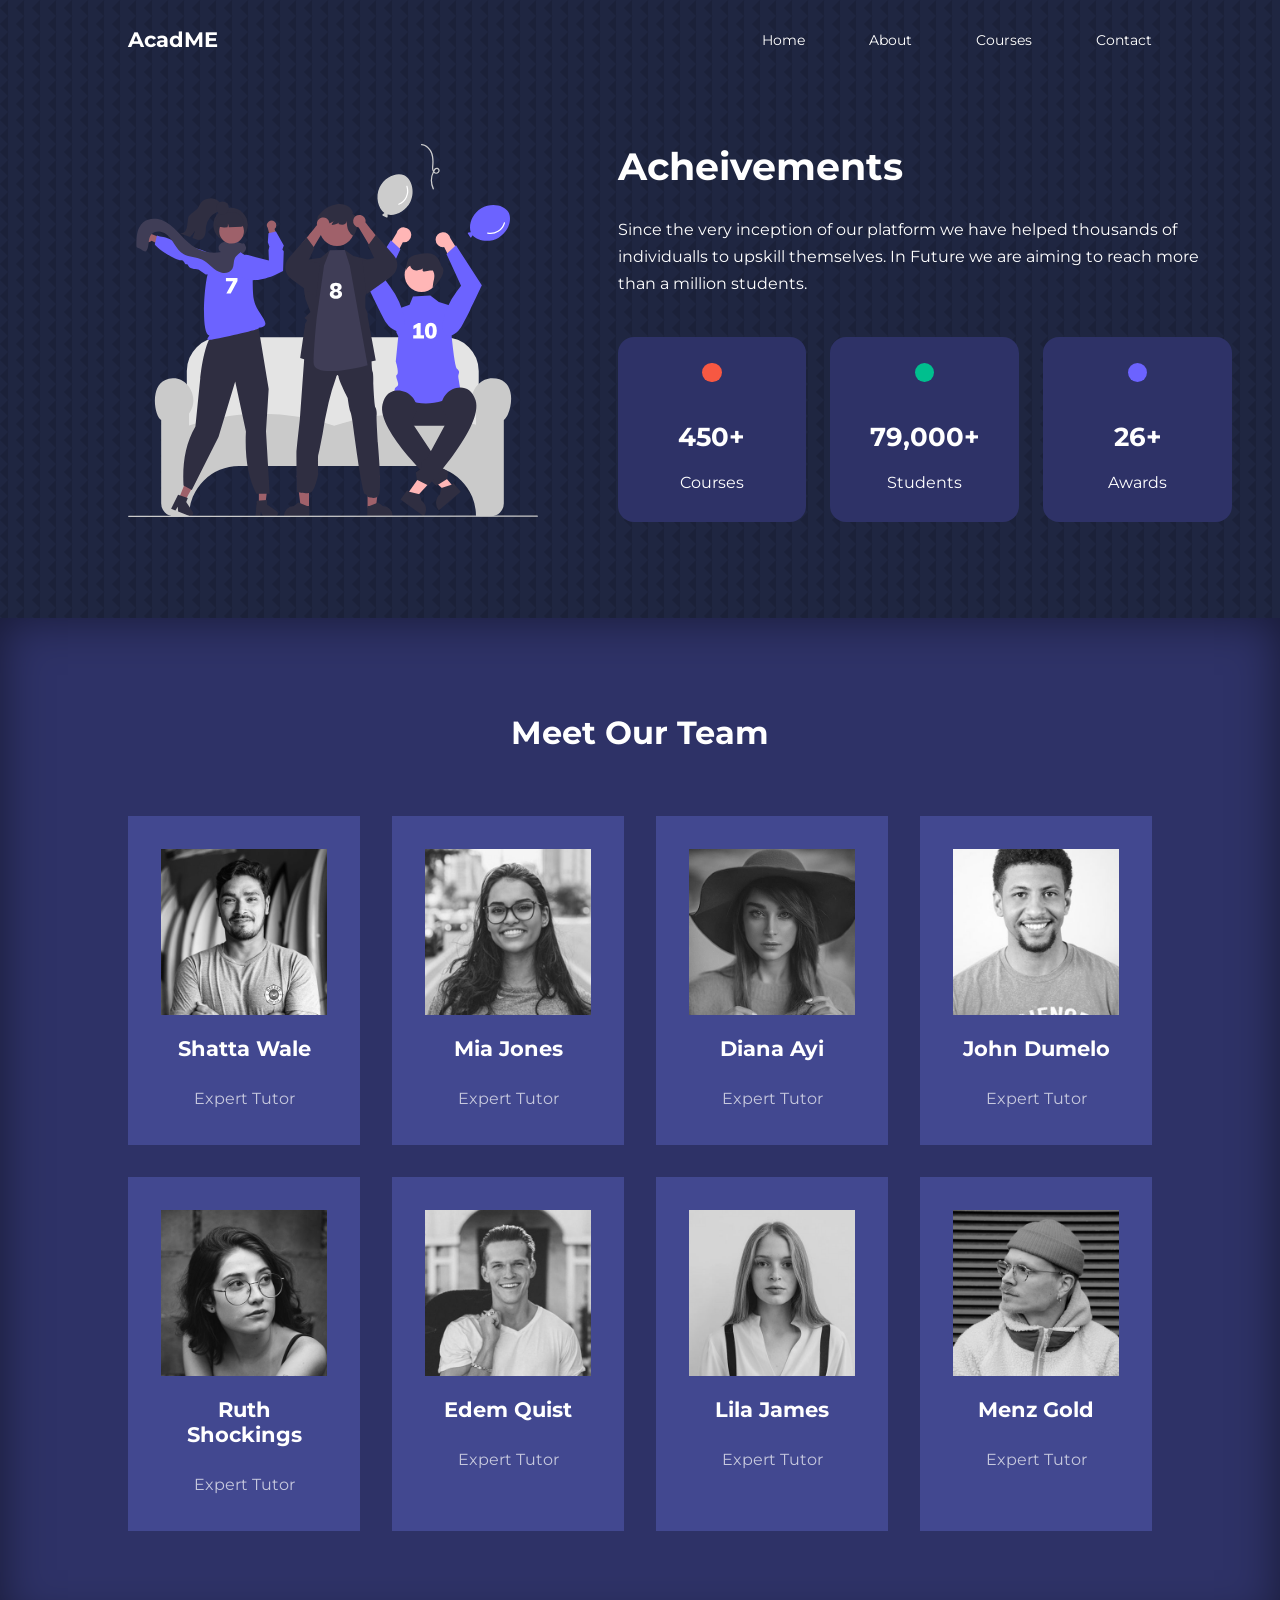
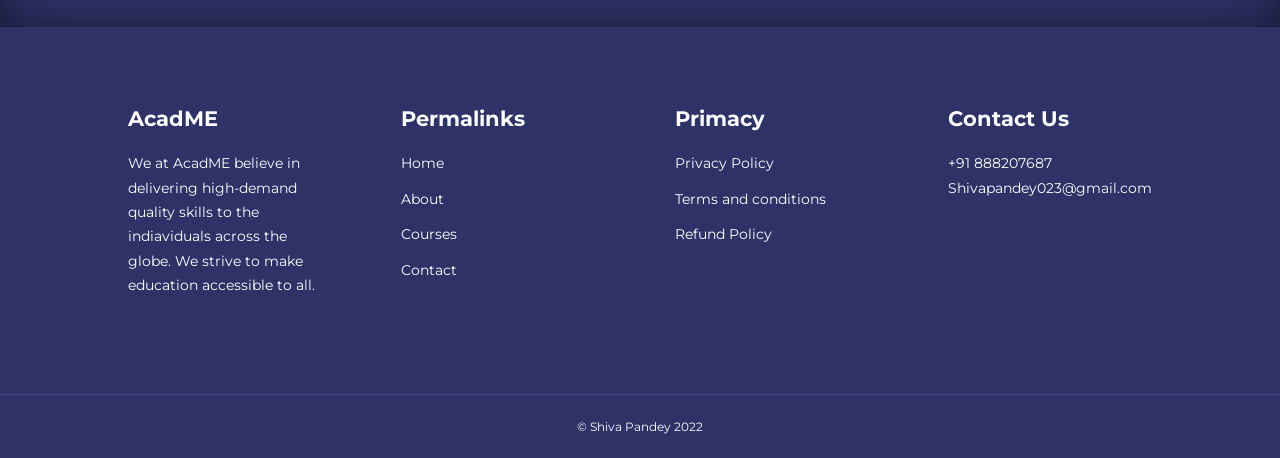
<file: about.html>
<!DOCTYPE html>
<html lang="en">
<head>
    <meta charset="UTF-8">
    <meta http-equiv="X-UA-Compatible" content="IE=edge">
    <meta name="viewport" content="width=device-width, initial-scale=1.0">
    <title>AcadME</title>

    <!-- ICONSCOUT CDN -->
    <link rel="stylesheet" href="https://unicons.iconscout.com/release/v2.1.6/css/unicons.css">

    <!-- GOOGLE FONTS (MONTSERRAT) -->
    <link rel="preconnect" href="https://fonts.googleapis.com">
    <link rel="preconnect" href="https://fonts.gstatic.com" crossorigin>
    <link href="https://fonts.googleapis.com/css2?family=Montserrat:wght@300;400;500;600;700;800;900&display=swap" rel="stylesheet">

    <link rel="stylesheet" href="./css/style.css">
    <link rel="stylesheet" href="./css/about.css">

    <style>
        body { background-image: url("./images/bg-texture.png") }
    </style>
</head>
<body>
    <nav>
        <div class="container nav__container">
            <a href="index.html"><h4>AcadME</h4></a>
            <ul class="nav__menu">
                <li><a href="index.html">Home</a></li>
                <li><a href="about.html">About</a></li>
                <li><a href="courses.html">Courses</a></li>
                <li><a href="contact.html">Contact</a></li>
            </ul>
            <button id="open-menu-btn"><i class="uil uil-bars"></i></button>
            <button id="close-menu-btn"><i class="uil uil-multiply"></i></button>
        </div>
    </nav>
    <!--========================== END OF NAVBAR ============================-->






    <section class="about__achievements">
        <div class="container about__achievements-container">
            <div class="about__achievements-left">
                <img src="./images/about achievements.svg">
            </div>

            <div class="about__achievements-right">
                <h1>Acheivements</h1>
                <p>
                    Since the very inception of our platform we have helped thousands of individualls to upskill themselves. In Future we are aiming to reach more than a million students.
                </p>
                <div class="achievements__cards">
                    <article class="achievement__card">
                        <span class="achievement__icon">
                            <i class="uil uil-video"></i>
                        </span>
                        <h3>450+</h3>
                        <p>Courses</p>
                    </article>
                    
                    <article class="achievement__card">
                        <span class="achievement__icon">
                            <i class="uil uil-users-alt"></i>
                        </span>
                        <h3>79,000+</h3>
                        <p>Students</p>
                    </article>

                    <article class="achievement__card">
                        <span class="achievement__icon">
                            <i class="uil uil-trophy"></i>
                        </span>
                        <h3>26+</h3>
                        <p>Awards</p>
                    </article>

                </div>
            </div>
        </div>
    </section>
    <!--========================== END OF ACHIEVEMENTS ============================-->








    <section class="team">
    <h2>Meet Our Team</h2>
    <div class="container team__container">
        <article class="team__member">
        <div class="team__member-image">
            <img src="./images/tm1.jpg">
        </div>
        <div class="team__member-info">
            <h4>Shatta Wale</h4>
            <p>Expert Tutor</p>
        </div>
        <div class="team__member-socials">
            <a href="https://instagram.com"><i class="uil uil-instagram"></i></a>
            <a href="https://twitter.com"><i class="uil uil-twitter-alt"></i></a>
            <a href="https://linkedin.com"><i class="uil uil-linkedin-alt"></i></a>
        </div>
        </article>
        
        <article class="team__member">
        <div class="team__member-image">
            <img src="./images/tm2.jpg">
        </div>
        <div class="team__member-info">
            <h4>Mia Jones</h4>
            <p>Expert Tutor</p>
        </div>
        <div class="team__member-socials">
            <a href="https://instagram.com"><i class="uil uil-instagram"></i></a>
            <a href="https://twitter.com"><i class="uil uil-twitter-alt"></i></a>
            <a href="https://linkedin.com"><i class="uil uil-linkedin-alt"></i></a>
        </div>
        </article>
        

        <article class="team__member">
        <div class="team__member-image">
            <img src="./images/tm3.jpg">
        </div>
        <div class="team__member-info">
            <h4>Diana Ayi</h4>
            <p>Expert Tutor</p>
        </div>
        <div class="team__member-socials">
            <a href="https://instagram.com"><i class="uil uil-instagram"></i></a>
            <a href="https://twitter.com"><i class="uil uil-twitter-alt"></i></a>
            <a href="https://linkedin.com"><i class="uil uil-linkedin-alt"></i></a>
        </div>
        </article>
        

        <article class="team__member">
        <div class="team__member-image">
            <img src="./images/tm4.jpg">
        </div>
        <div class="team__member-info">
            <h4>John Dumelo</h4>
            <p>Expert Tutor</p>
        </div>
        <div class="team__member-socials">
            <a href="https://instagram.com"><i class="uil uil-instagram"></i></a>
            <a href="https://twitter.com"><i class="uil uil-twitter-alt"></i></a>
            <a href="https://linkedin.com"><i class="uil uil-linkedin-alt"></i></a>
        </div>
        </article>
        

        <article class="team__member">
        <div class="team__member-image">
            <img src="./images/tm5.jpg">
        </div>
        <div class="team__member-info">
            <h4>Ruth Shockings</h4>
            <p>Expert Tutor</p>
        </div>
        <div class="team__member-socials">
            <a href="https://instagram.com"><i class="uil uil-instagram"></i></a>
            <a href="https://twitter.com"><i class="uil uil-twitter-alt"></i></a>
            <a href="https://linkedin.com"><i class="uil uil-linkedin-alt"></i></a>
        </div>
        </article>
        

        <article class="team__member">
        <div class="team__member-image">
            <img src="./images/tm6.jpg">
        </div>
        <div class="team__member-info">
            <h4>Edem Quist</h4>
            <p>Expert Tutor</p>
        </div>
        <div class="team__member-socials">
            <a href="https://instagram.com"><i class="uil uil-instagram"></i></a>
            <a href="https://twitter.com"><i class="uil uil-twitter-alt"></i></a>
            <a href="https://linkedin.com"><i class="uil uil-linkedin-alt"></i></a>
        </div>
        </article>
        

        <article class="team__member">
        <div class="team__member-image">
            <img src="./images/tm7.jpg">
        </div>
        <div class="team__member-info">
            <h4>Lila James</h4>
            <p>Expert Tutor</p>
        </div>
        <div class="team__member-socials">
            <a href="https://instagram.com"><i class="uil uil-instagram"></i></a>
            <a href="https://twitter.com"><i class="uil uil-twitter-alt"></i></a>
            <a href="https://linkedin.com"><i class="uil uil-linkedin-alt"></i></a>
        </div>
        </article>
        

        <article class="team__member">
        <div class="team__member-image">
            <img src="./images/tm8.jpg">
        </div>
        <div class="team__member-info">
            <h4>Menz Gold</h4>
            <p>Expert Tutor</p>
        </div>
        <div class="team__member-socials">
            <a href="https://instagram.com"><i class="uil uil-instagram"></i></a>
            <a href="https://twitter.com"><i class="uil uil-twitter-alt"></i></a>
            <a href="https://linkedin.com"><i class="uil uil-linkedin-alt"></i></a>
        </div>
        </article>
        </div>
    </section>
    <!--========================== END OF TEAM ============================-->


    


    

    <footer>
        <div class="container footer__container">
          <div class="footer__1">
            <a href="index.html" class="footer__logo"><h4>AcadME</h4></a>
            <p>
                We at AcadME believe in delivering high-demand  quality skills to the indiaviduals across the globe. We strive to make education accessible to all.
            </p>
          </div>
  
          <div class="footer__2">
            <h4>Permalinks</h4>
            <ul class="permalinks">
              <li><a href="index.html">Home</a></li>
              <li><a href="about.html">About</a></li>
              <li><a href="courses.html">Courses</a></li>
              <li><a href="contact.html">Contact</a></li>
            </ul>
          </div>
  
          <div class="footer__3">
            <h4>Primacy</h4>
            <ul class="privacy">
              <li><a href="#">Privacy Policy</a></li>
              <li><a href="#">Terms and conditions</a></li>
              <li><a href="#">Refund Policy</a></li>
            </ul>
          </div>
  
          <div class="footer__4">
            <h4>Contact Us</h4>
            <div>
              <p>+91 888207687</p>
              <p>Shivapandey023@gmail.com</p>
            </div>
  
            <ul class="footer__socials">
              <li>
                <a href="#"><i class="uil uil-facebook-f"></i></a>
              </li>
              <li>
                <a href="#"><i class="uil uil-instagram-alt"></i></a>
              </li>
              <li>
                <a href="#"><i class="uil uil-twitter"></i></a>
              </li>
              <li>
                <a href="#"><i class="uil uil-linkedin-alt"></i></a>
              </li>
            </ul>
          </div>
        </div>
        <div class="footer__copyright">
            <small>© Shiva Pandey 2022</small>
        </div>
      </footer>


      <script src="./main.js"></script>
</body>
</html>
</file>
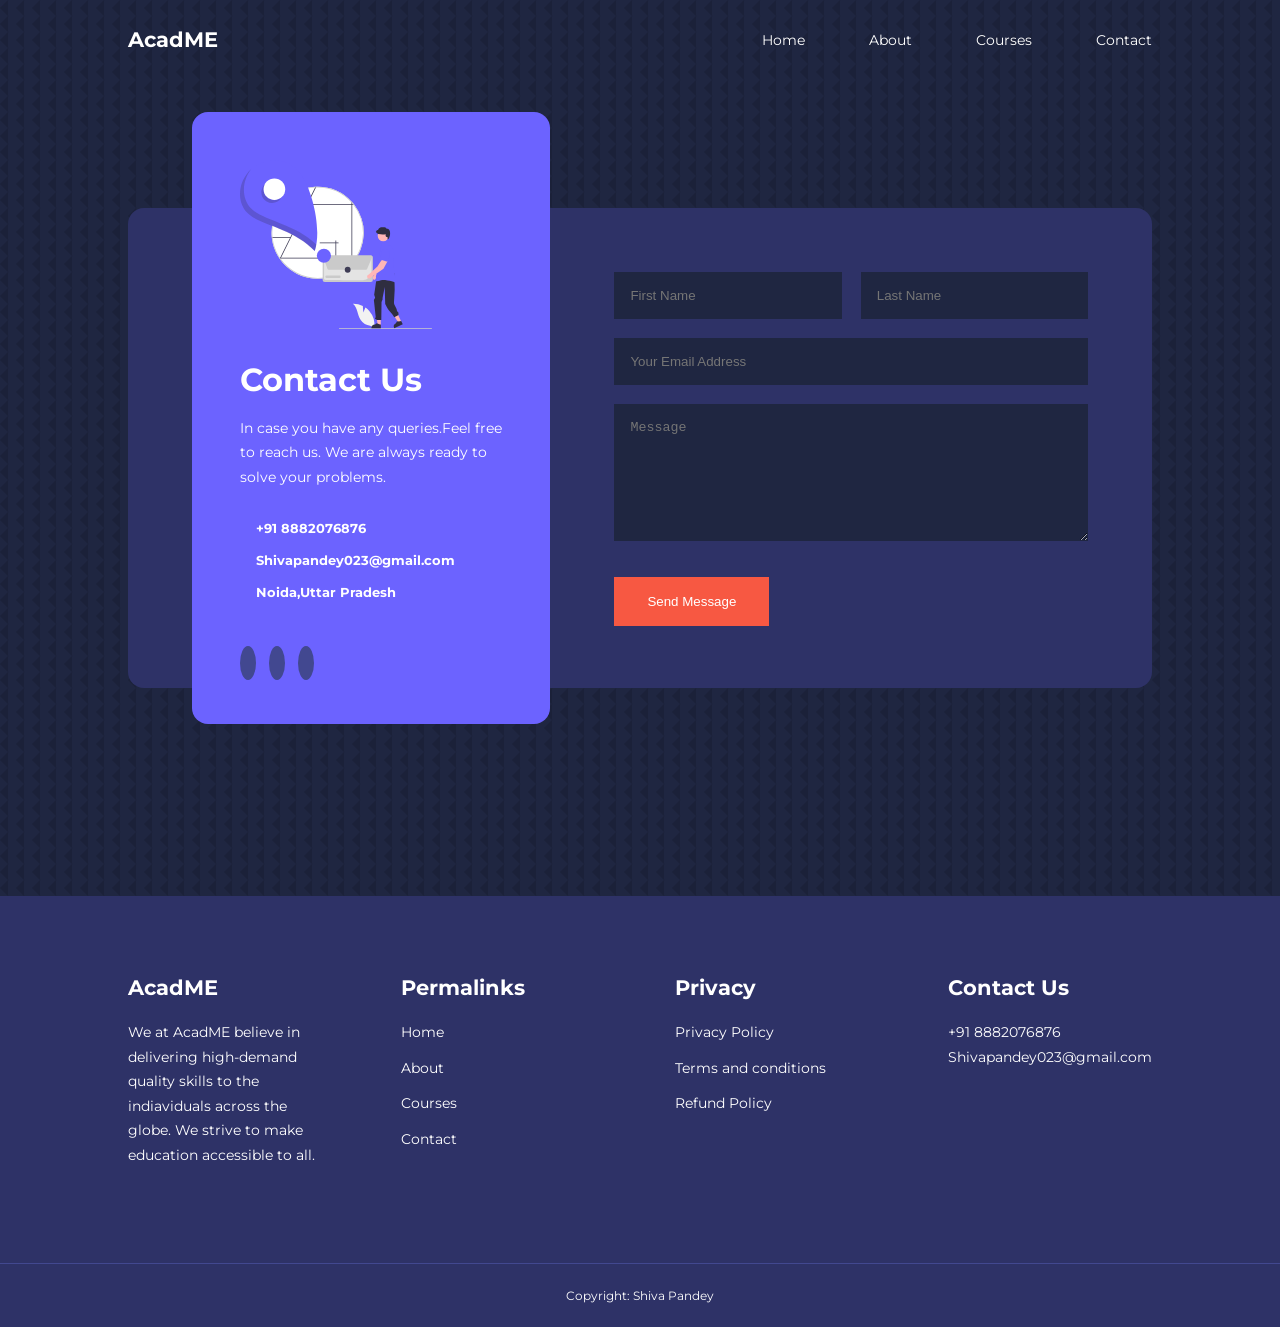
<file: contact.html>
<!DOCTYPE html>
<html lang="en">
<head>
    <meta charset="UTF-8">
    <meta http-equiv="X-UA-Compatible" content="IE=edge">
    <meta name="viewport" content="width=device-width, initial-scale=1.0">
    <title>AcadME</title>

    <!-- ICONSCOUT CDN -->
    <link rel="stylesheet" href="https://unicons.iconscout.com/release/v2.1.6/css/unicons.css">

    <!-- GOOGLE FONTS (MONTSERRAT) -->
    <link rel="preconnect" href="https://fonts.googleapis.com">
    <link rel="preconnect" href="https://fonts.gstatic.com" crossorigin>
    <link href="https://fonts.googleapis.com/css2?family=Montserrat:wght@300;400;500;600;700;800;900&display=swap" rel="stylesheet">

    <link rel="stylesheet" href="./css/style.css">
    <link rel="stylesheet" href="./css/contact.css">

    <style>
        body { background-image: url("./images/bg-texture.png") }
    </style>
</head>
<body>
    <nav>
        <div class="container nav__container">
            <a href="index.html"><h4>AcadME</h4></a>
            <ul class="nav__menu">
                <li><a href="index.html">Home</a></li>
                <li><a href="about.html">About</a></li>
                <li><a href="courses.html">Courses</a></li>
                <li><a href="contact.html">Contact</a></li>
            </ul>
            <button id="open-menu-btn"><i class="uil uil-bars"></i></button>
            <button id="close-menu-btn"><i class="uil uil-multiply"></i></button>
        </div>
    </nav>
    <!--========================== END OF NAVBAR ============================-->









    <section class="contact">
        <div class="container contact__container">
        <aside class="contact__aside">
            <div class="aside__image">
                <img src="./images/contact.svg">
            </div>
            <h2>Contact Us</h2>
            <p>
                In case you have any queries.Feel free to reach us. We are always ready to solve your problems. 
            </p>
            <ul class="contact__details">
                <li>
                <i class="uil uil-phone-times"></i>
                <h5>+91 8882076876</h5>
                </li>
                <li>
                <i class="uil uil-envelope"></i>
                <h5>Shivapandey023@gmail.com</h5>
                </li>
                <li>
                <i class="uil uil-location-point"></i>
                <h5>Noida,Uttar Pradesh</h5>
                </li>
            </ul>
            <ul class="contact__socials">
                <li> <a href="https://www.instagram.com/shiva.pandey.2k/"><i class="uil uil-instagram"></i></a> </li>
                <li> <a href="https://github.com/N04H023"><i class="uil uil-github"></i></a> </li>
                <li> <a href="https://www.linkedin.com/in/shiva-pandey-765968182/"><i class="uil uil-linkedin-alt"></i></a> </li>
            </ul>
            </aside>




            <form action="https://formspree.io/f/xeqnevgj" method="POST" class="contact__form">
                <div class="form__name">
                    <input type="text" name="First Name" placeholder="First Name" required>
                    <input type="text" name="Last Name" placeholder="Last Name" required>
                </div>
                <input type="email" name="Email Address" placeholder="Your Email Address" required>
                <textarea name="Message"  rows="7" placeholder="Message" required></textarea>
                <button type="submit" class="btn btn-primary">Send Message</button>
            </form>
        </div>
    </section>








    

    <footer>
        <div class="container footer__container">
          <div class="footer__1">
            <a href="index.html" class="footer__logo"><h4>AcadME</h4></a>
            <p>
              We at AcadME believe in delivering high-demand  quality skills to the indiaviduals across the globe. We strive to make education accessible to all.
            </p>
          </div>
  
          <div class="footer__2">
            <h4>Permalinks</h4>
            <ul class="permalinks">
              <li><a href="index.html">Home</a></li>
              <li><a href="about.html">About</a></li>
              <li><a href="courses.html">Courses</a></li>
              <li><a href="contact.html">Contact</a></li>
            </ul>
          </div>
  
          <div class="footer__3">
            <h4>Privacy</h4>
            <ul class="privacy">
              <li><a href="#">Privacy Policy</a></li>
              <li><a href="#">Terms and conditions</a></li>
              <li><a href="#">Refund Policy</a></li>
            </ul>
          </div>
  
          <div class="footer__4">
            <h4>Contact Us</h4>
            <div>
              <p>+91 8882076876</p>
              <p>Shivapandey023@gmail.com</p>
            </div>
  
            <ul class="footer__socials">
               <li>
                <a href="#"><i class="uil uil-instagram-alt"></i></a>
              </li>
              <li>
                <a href="#"><i class="uil uil-github"></i></a>
              </li>
              <li>
                <a href="#"><i class="uil uil-linkedin-alt"></i></a>
              </li>
            </ul>
          </div>
        </div>
        <div class="footer__copyright">
            <small>Copyright: Shiva Pandey</small>
        </div>
      </footer>


      <script src="./main.js"></script>
</body>
</html>
</file>
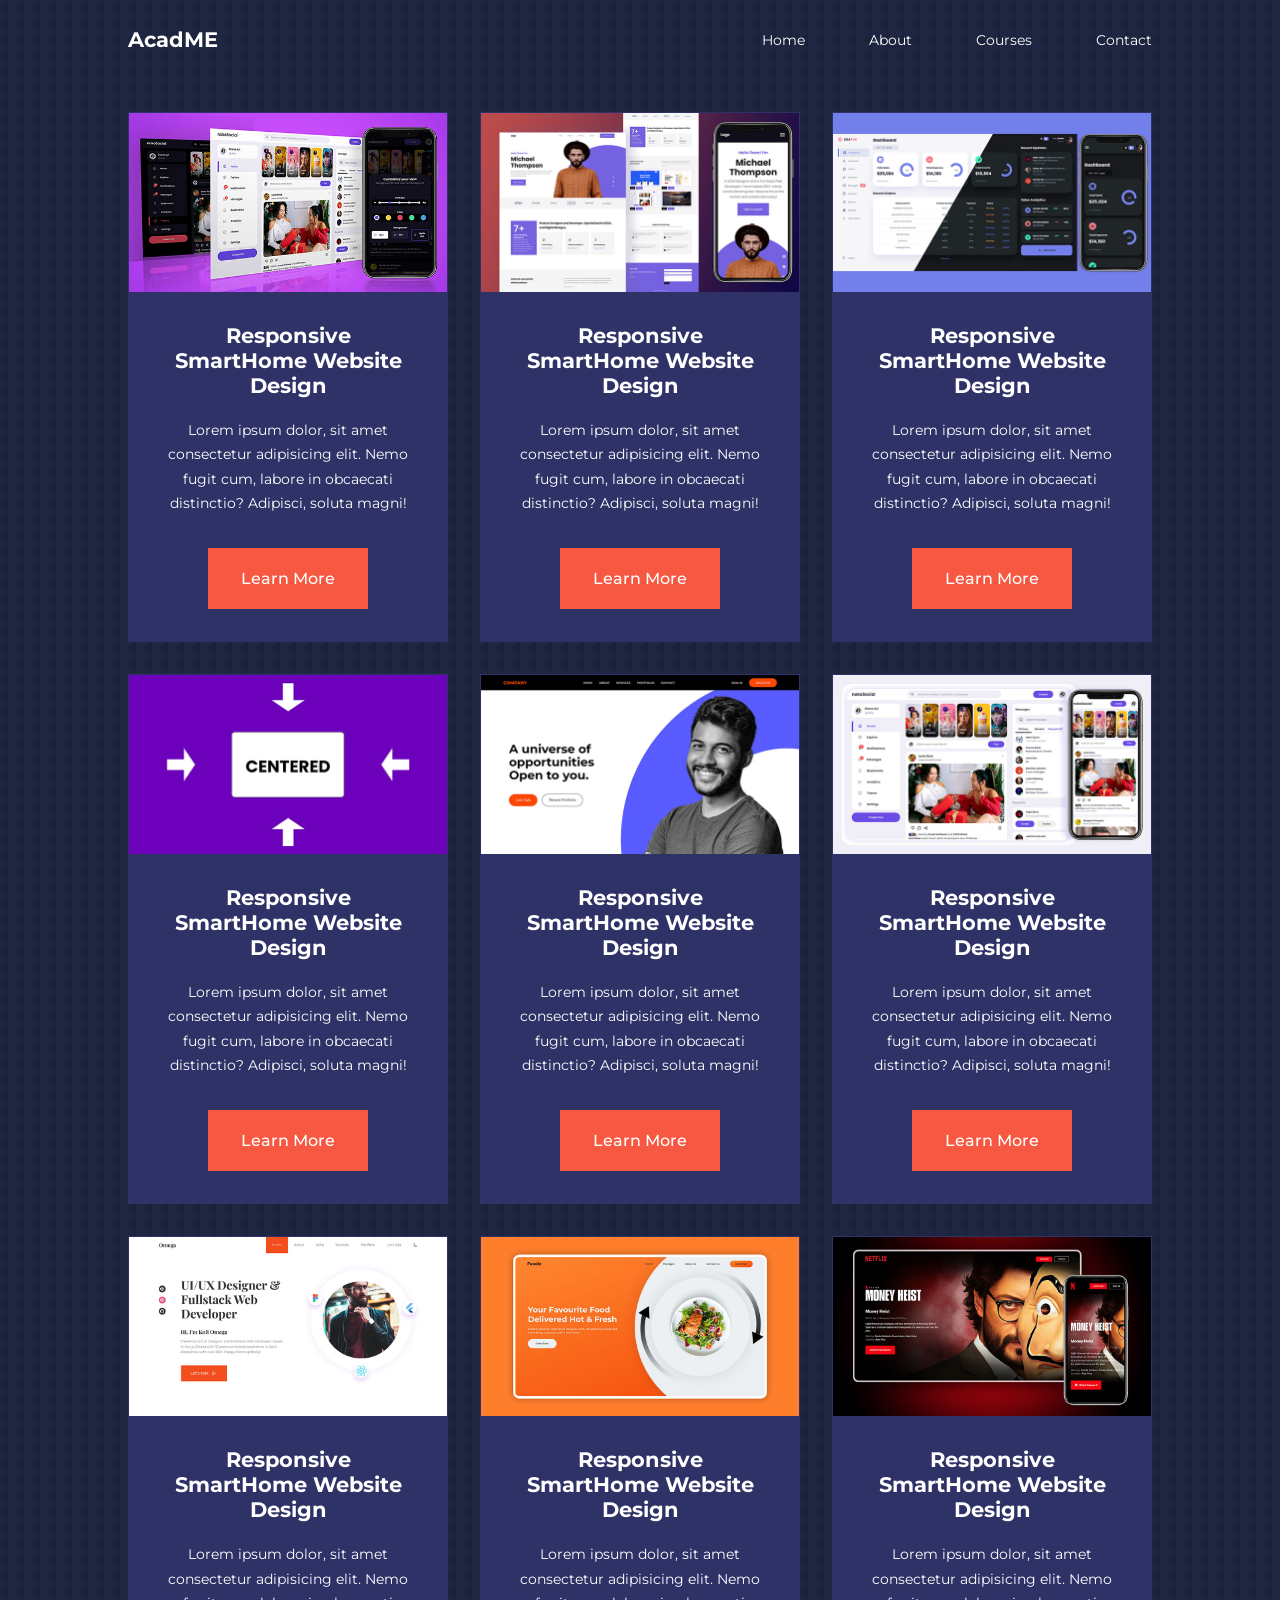
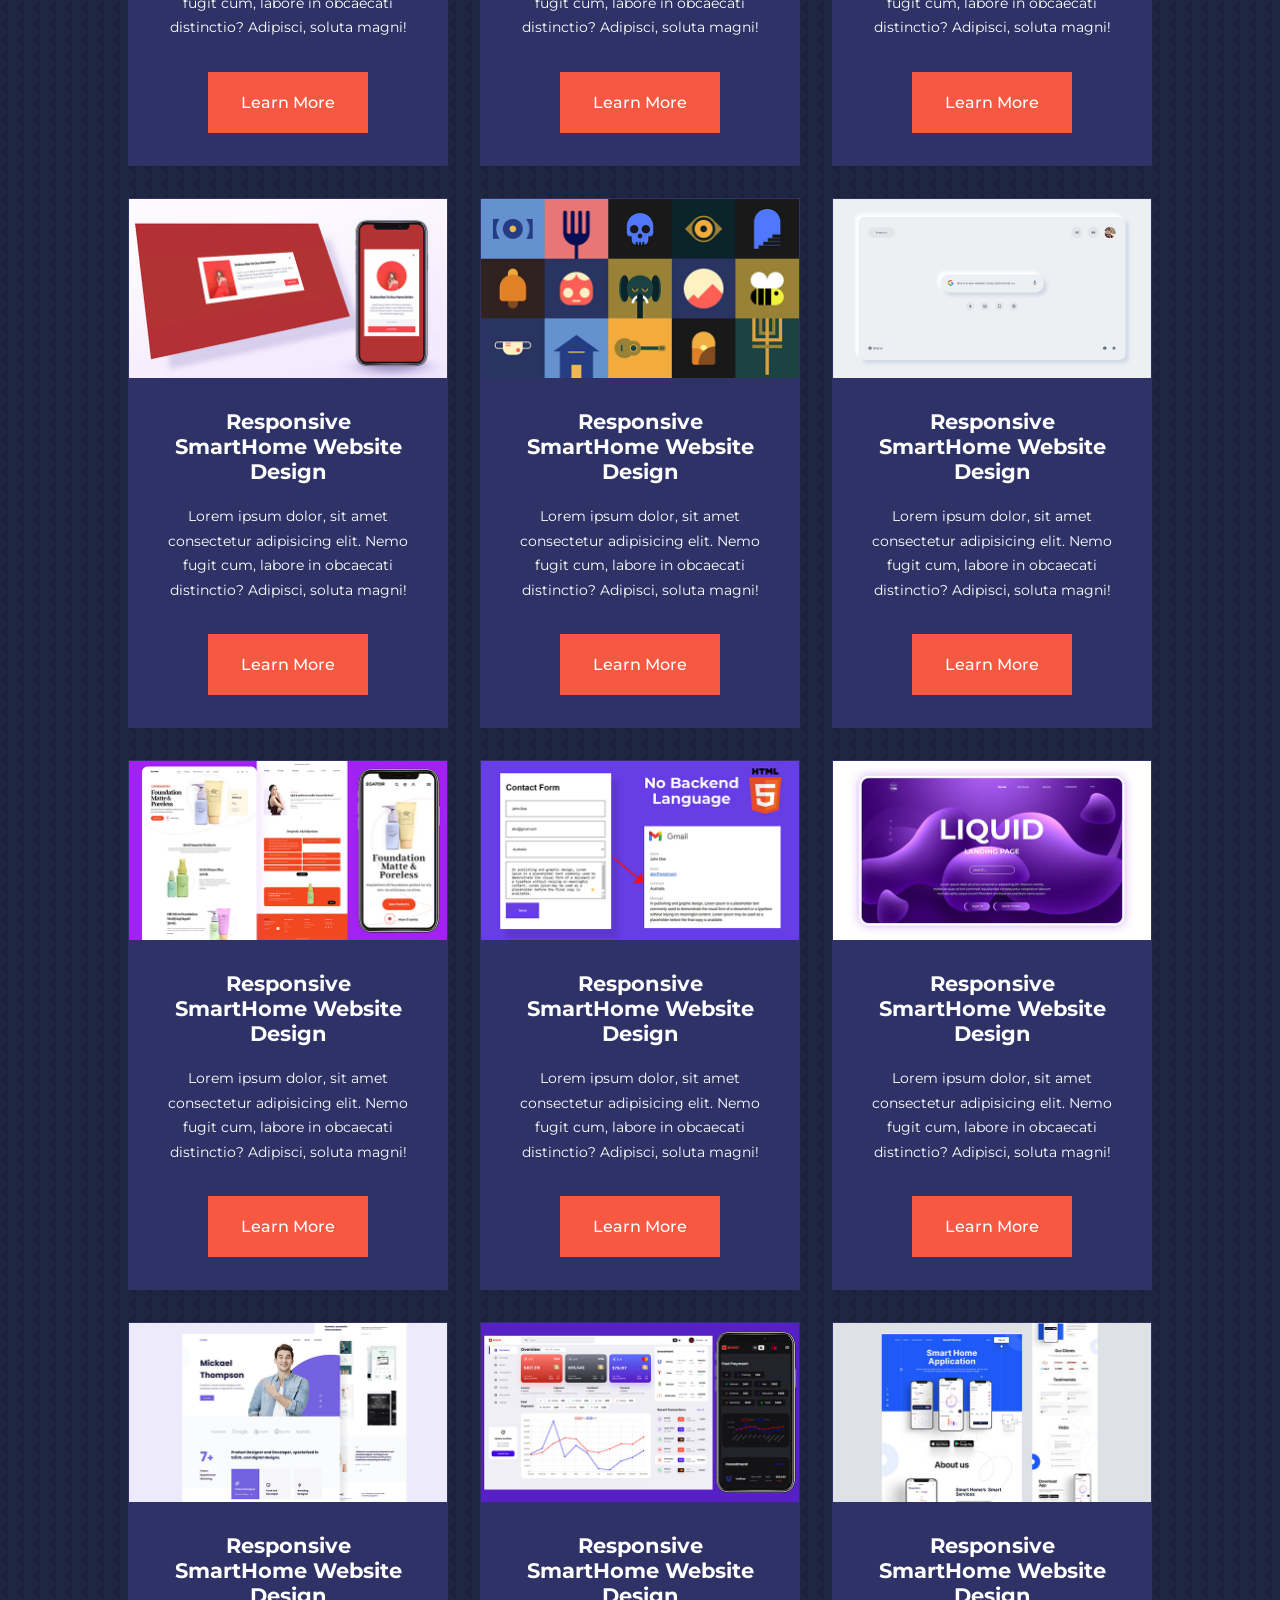
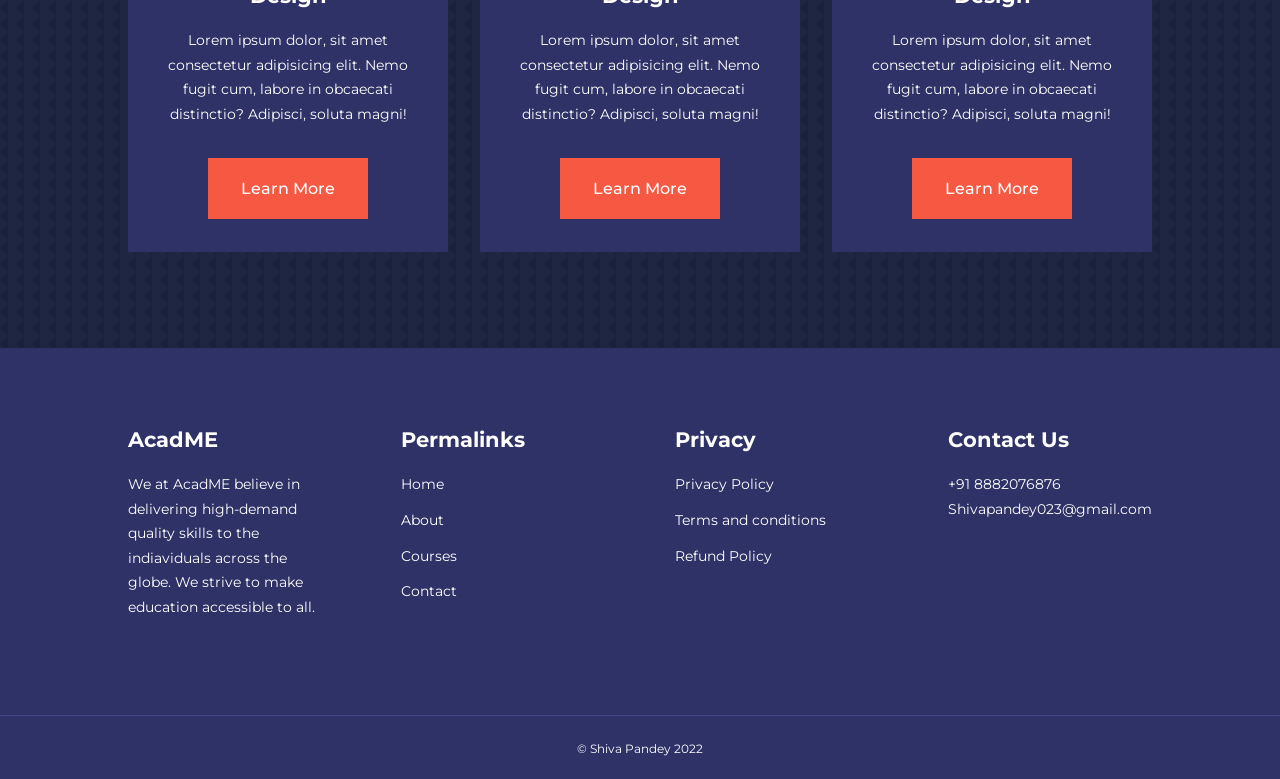
<file: courses.html>
<!DOCTYPE html>
<html lang="en">
<head>
    <meta charset="UTF-8">
    <meta http-equiv="X-UA-Compatible" content="IE=edge">
    <meta name="viewport" content="width=device-width, initial-scale=1.0">
    <title>AcadME</title>
    <!-- ICONSCOUT CDN -->
    <link rel="stylesheet" href="https://unicons.iconscout.com/release/v2.1.6/css/unicons.css">

    <!-- GOOGLE FONTS (MONTSERRAT)-->
    <link rel="preconnect" href="https://fonts.googleapis.com">
    <link rel="preconnect" href="https://fonts.gstatic.com" crossorigin>
    <link href="https://fonts.googleapis.com/css2?family=Montserrat:wght@300;400;500;600;700;800;900&display=swap" rel="stylesheet">

    <!-- STYLESHEETS -->
    <link rel="stylesheet" href="./css/style.css">
    <style>
      body { background-image: url("./images/bg-texture.png") }
      .courses { margin-top: 1rem  }
    </style>
</head>
<body>
    <nav>
        <div class="container nav__container">
            <a href="index.html" class="nav__logo"><h4>AcadME</h4></a>
            <ul class="nav__menu">
                <li><a href="index.html">Home</a></li>
                <li><a href="about.html">About</a></li>
                <li><a href="courses.html">Courses</a></li>
                <li><a href="contact.html">Contact</a></li>
            </ul>
            <button id="open-menu-btn"><i class="uil uil-bars"></i></button>
            <button id="close-menu-btn"><i class="uil uil-multiply"></i></button>
        </div>
    </nav>
    <!--====================== END OF NAV =====================-->






    
    <section class="courses">
      <div class="container courses__container">
        <article class="course">
          <div class="course__image">
            <img src="./images/course1.jpg" />
          </div>
          <div class="course__info">
            <h4>Responsive SmartHome Website Design</h4>
            <p>
              Lorem ipsum dolor, sit amet consectetur adipisicing elit. Nemo fugit cum, labore in obcaecati distinctio? Adipisci, soluta magni!
            </p>
            <a href="#" class="btn btn-primary">Learn More</a>
          </div>
        </article>
        

        <article class="course">
          <div class="course__image">
            <img src="./images/course2.jpg" />
          </div>
          <div class="course__info">
            <h4>Responsive SmartHome Website Design</h4>
            <p>
              Lorem ipsum dolor, sit amet consectetur adipisicing elit. Nemo fugit cum, labore in obcaecati distinctio? Adipisci, soluta magni!
            </p>
            <a href="#" class="btn btn-primary">Learn More</a>
          </div>
        </article>

        <article class="course">
          <div class="course__image">
            <img src="./images/course3.jpg" />
          </div>
          <div class="course__info">
            <h4>Responsive SmartHome Website Design</h4>
            <p>
              Lorem ipsum dolor, sit amet consectetur adipisicing elit. Nemo fugit cum, labore in obcaecati distinctio? Adipisci, soluta magni!
            </p>
            <a href="#" class="btn btn-primary">Learn More</a>
          </div>
        </article>

        <article class="course">
          <div class="course__image">
            <img src="./images/course4.jpg" />
          </div>
          <div class="course__info">
            <h4>Responsive SmartHome Website Design</h4>
            <p>
              Lorem ipsum dolor, sit amet consectetur adipisicing elit. Nemo fugit cum, labore in obcaecati distinctio? Adipisci, soluta magni!
            </p>
            <a href="#" class="btn btn-primary">Learn More</a>
          </div>
        </article>

        <article class="course">
          <div class="course__image">
            <img src="./images/course5.jpg" />
          </div>
          <div class="course__info">
            <h4>Responsive SmartHome Website Design</h4>
            <p>
              Lorem ipsum dolor, sit amet consectetur adipisicing elit. Nemo fugit cum, labore in obcaecati distinctio? Adipisci, soluta magni!
            </p>
            <a href="#" class="btn btn-primary">Learn More</a>
          </div>
        </article>

        <article class="course">
          <div class="course__image">
            <img src="./images/course6.jpg" />
          </div>
          <div class="course__info">
            <h4>Responsive SmartHome Website Design</h4>
            <p>
              Lorem ipsum dolor, sit amet consectetur adipisicing elit. Nemo fugit cum, labore in obcaecati distinctio? Adipisci, soluta magni!
            </p>
            <a href="#" class="btn btn-primary">Learn More</a>
          </div>
        </article>

        <article class="course">
          <div class="course__image">
            <img src="./images/course7.jpg" />
          </div>
          <div class="course__info">
            <h4>Responsive SmartHome Website Design</h4>
            <p>
              Lorem ipsum dolor, sit amet consectetur adipisicing elit. Nemo fugit cum, labore in obcaecati distinctio? Adipisci, soluta magni!
            </p>
            <a href="#" class="btn btn-primary">Learn More</a>
          </div>
        </article>

        <article class="course">
          <div class="course__image">
            <img src="./images/course8.jpg" />
          </div>
          <div class="course__info">
            <h4>Responsive SmartHome Website Design</h4>
            <p>
              Lorem ipsum dolor, sit amet consectetur adipisicing elit. Nemo fugit cum, labore in obcaecati distinctio? Adipisci, soluta magni!
            </p>
            <a href="#" class="btn btn-primary">Learn More</a>
          </div>
        </article>

        <article class="course">
          <div class="course__image">
            <img src="./images/course9.jpg" />
          </div>
          <div class="course__info">
            <h4>Responsive SmartHome Website Design</h4>
            <p>
              Lorem ipsum dolor, sit amet consectetur adipisicing elit. Nemo fugit cum, labore in obcaecati distinctio? Adipisci, soluta magni!
            </p>
            <a href="#" class="btn btn-primary">Learn More</a>
          </div>
        </article>

        <article class="course">
          <div class="course__image">
            <img src="./images/course10.jpg" />
          </div>
          <div class="course__info">
            <h4>Responsive SmartHome Website Design</h4>
            <p>
              Lorem ipsum dolor, sit amet consectetur adipisicing elit. Nemo fugit cum, labore in obcaecati distinctio? Adipisci, soluta magni!
            </p>
            <a href="#" class="btn btn-primary">Learn More</a>
          </div>
        </article>

        <article class="course">
          <div class="course__image">
            <img src="./images/course11.jpg" />
          </div>
          <div class="course__info">
            <h4>Responsive SmartHome Website Design</h4>
            <p>
              Lorem ipsum dolor, sit amet consectetur adipisicing elit. Nemo fugit cum, labore in obcaecati distinctio? Adipisci, soluta magni!
            </p>
            <a href="#" class="btn btn-primary">Learn More</a>
          </div>
        </article>

        <article class="course">
          <div class="course__image">
            <img src="./images/course12.jpg" />
          </div>
          <div class="course__info">
            <h4>Responsive SmartHome Website Design</h4>
            <p>
              Lorem ipsum dolor, sit amet consectetur adipisicing elit. Nemo fugit cum, labore in obcaecati distinctio? Adipisci, soluta magni!
            </p>
            <a href="#" class="btn btn-primary">Learn More</a>
          </div>
        </article>

        <article class="course">
          <div class="course__image">
            <img src="./images/course13.jpg" />
          </div>
          <div class="course__info">
            <h4>Responsive SmartHome Website Design</h4>
            <p>
              Lorem ipsum dolor, sit amet consectetur adipisicing elit. Nemo fugit cum, labore in obcaecati distinctio? Adipisci, soluta magni!
            </p>
            <a href="#" class="btn btn-primary">Learn More</a>
          </div>
        </article>

        <article class="course">
          <div class="course__image">
            <img src="./images/course14.jpg" />
          </div>
          <div class="course__info">
            <h4>Responsive SmartHome Website Design</h4>
            <p>
              Lorem ipsum dolor, sit amet consectetur adipisicing elit. Nemo fugit cum, labore in obcaecati distinctio? Adipisci, soluta magni!
            </p>
            <a href="#" class="btn btn-primary">Learn More</a>
          </div>
        </article>

        <article class="course">
          <div class="course__image">
            <img src="./images/course15.jpg" />
          </div>
          <div class="course__info">
            <h4>Responsive SmartHome Website Design</h4>
            <p>
              Lorem ipsum dolor, sit amet consectetur adipisicing elit. Nemo fugit cum, labore in obcaecati distinctio? Adipisci, soluta magni!
            </p>
            <a href="#" class="btn btn-primary">Learn More</a>
          </div>
        </article>

        <article class="course">
          <div class="course__image">
            <img src="./images/course16.jpg" />
          </div>
          <div class="course__info">
            <h4>Responsive SmartHome Website Design</h4>
            <p>
              Lorem ipsum dolor, sit amet consectetur adipisicing elit. Nemo fugit cum, labore in obcaecati distinctio? Adipisci, soluta magni!
            </p>
            <a href="#" class="btn btn-primary">Learn More</a>
          </div>
        </article>

        <article class="course">
          <div class="course__image">
            <img src="./images/course17.jpg" />
          </div>
          <div class="course__info">
            <h4>Responsive SmartHome Website Design</h4>
            <p>
              Lorem ipsum dolor, sit amet consectetur adipisicing elit. Nemo fugit cum, labore in obcaecati distinctio? Adipisci, soluta magni!
            </p>
            <a href="#" class="btn btn-primary">Learn More</a>
          </div>
        </article>

        <article class="course">
          <div class="course__image">
            <img src="./images/course18.jpg" />
          </div>
          <div class="course__info">
            <h4>Responsive SmartHome Website Design</h4>
            <p>
              Lorem ipsum dolor, sit amet consectetur adipisicing elit. Nemo fugit cum, labore in obcaecati distinctio? Adipisci, soluta magni!
            </p>
            <a href="#" class="btn btn-primary">Learn More</a>
          </div>
        </article>

      </div>
    </section>
    <!--================== END OF COURSES ==================-->









    
    <footer class="footer">
      <div class="container footer__container">
        <div class="footer__1">
          <a href="index.html" class="footer__logo"><h4>AcadME</h4></a>
          <p>
            We at AcadME believe in delivering high-demand  quality skills to the indiaviduals across the globe. We strive to make education accessible to all.
          </p>
        </div>

        <div class="footer__2">
          <h4>Permalinks</h4>
          <ul class="permalinks">
            <li><a href="index.html">Home</a></li>
            <li><a href="about.html">About</a></li>
            <li><a href="courses.html">Courses</a></li>
            <li><a href="contact.html">Contact</a></li>
          </ul>
        </div>

        <div class="footer__3">
          <h4>Privacy</h4>
          <ul class="privacy">
            <li><a href="#">Privacy Policy</a></li>
            <li><a href="#">Terms and conditions</a></li>
            <li><a href="#">Refund Policy</a></li>
          </ul>
        </div>

        <div class="footer__4">
          <h4>Contact Us</h4>
          <div>
            <p>+91 8882076876</p>
            <p>Shivapandey023@gmail.com</p>
          </div>

          <ul class="footer__socials">
            <li>
              <a href="#"><i class="uil uil-facebook-f"></i></a>
            </li>
            <li>
              <a href="#"><i class="uil uil-instagram-alt"></i></a>
            </li>
            <li>
              <a href="#"><i class="uil uil-twitter"></i></a>
            </li>
            <li>
              <a href="#"><i class="uil uil-linkedin-alt"></i></a>
            </li>
          </ul>
        </div>
      </div>

      <div class="footer__copyright">
        <small>© Shiva Pandey 2022</small>
      </div>
    </footer>
  
  
      <script src="./main.js"></script>
  </body>
  </html>
</file>
<file: css/style.css>
* {
  margin: 0;
  padding: 0;
  border: 0;
  outline: 0;
  text-decoration: none;
  list-style: none;
  box-sizing: border-box;
}

:root {
  --color-primary: #6c63ff;
  --color-success: #00bf8e;
  --color-warning: #f7c94b;
  --color-danger: #f75842;
  --color-danger-variant: rgba(247, 88, 66, 0.4);
  --color-white: #fff;
  --color-light: rgba(255, 255, 255, 0.7);
  --color-black: #000;
  --color-bg: #1f2641;
  --color-bg1: #2e3267;
  --color-bg2: #424890;

  --container-width-lg: 80%;
  --container-width-md: 90%;
  --container-width-sm: 94%;

  --transition: all 400ms ease;
}

body {
  font-family: "Montserrat", sans-serif;
  line-height: 1.7;
  color: var(--color-white);
  background: var(--color-bg);
}

.container {
  width: var(--container-width-lg);
  margin: 0 auto;
}

section {
  padding: 6rem 0;
}

section h2 {
  text-align: center;
  margin-bottom: 4rem;
}

h1,
h2,
h3,
h4,
h5 {
  line-height: 1.2;
}

h1 {
  font-size: 2.4rem;
}

h2 {
  font-size: 2rem;
}

h3 {
  font-size: 1.6rem;
}

h4 {
  font-size: 1.3rem;
}

a {
  color: var(--color-white);
}

img {
  width: 100%;
  display: block;
  object-fit: cover;
}

.btn {
  display: inline-block;
  background: var(--color-white);
  color: var(--color-black);
  padding: 1rem 2rem;
  border: 1px solid transparent;
  font-weight: 500;
  transition: var(--transition);
}

.btn:hover {
  background: transparent;
  color: var(--color-white);
  border-color: var(--color-white);
}

.btn-primary {
  background: var(--color-danger);
  color: var(--color-white);
}

/* =================== NAVBAR ===================== */
nav {
  background: transparent;
  width: 100vw;
  height: 5rem;
  position: fixed;
  top: 0;
  z-index: 11;
}

/* change navbar styles on scroll using javascript */
.window-scroll {
  background: var(--color-primary);
  box-shadow: 0 1rem 2rem rgba(0, 0, 0, 0.2);
}

.nav__container {
  height: 100%;
  display: flex;
  justify-content: space-between;
  align-items: center;
}

nav button {
  display: none;
}

.nav__menu {
  display: flex;
  align-items: center;
  gap: 4rem;
}

.nav__menu a {
  font-size: 0.9rem;
  transition: var(--transition);
}

.nav__menu a:hover {
  color: var(--color-bg2);
}

/* =================== HEADER ===================== */
header {
  position: relative;
  top: 5rem;
  overflow: hidden;
  height: 70vh;
  margin-bottom: 5rem;
}

.header__container {
  display: grid;
  grid-template-columns: 1fr 1fr;
  align-items: center;
  gap: 5rem;
  height: 100%;
}

.header__left p {
  margin: 1rem 0 2.4rem;
}

/* =================== CATEGORIES ===================== */
.categories {
  background: var(--color-bg1);
  height: 32rem;
}

.categories h1 {
  line-height: 1;
  margin-bottom: 3rem;
}

.categories__container {
  display: grid;
  grid-template-columns: 40% 60%;
}

.categories__left {
  margin-right: 4rem;
}

.categories__left p {
  margin: 1rem 0 3rem;
}

.categories__right {
  display: grid;
  grid-template-columns: repeat(3, 1fr);
  gap: 1.2rem;
}

.category {
  background: var(--color-bg2);
  padding: 2rem;
  border-radius: 2rem;
  transition: var(--transition);
}

.category:hover {
  box-shadow: 0 3rem 3rem rgba(0, 0, 0, 0.3);
  z-index: 1;
}

.category:nth-child(2) .category__icon {
  background: var(--color-danger);
}

.category:nth-child(3) .category__icon {
  background: var(--color-success);
}

.category:nth-child(4) .category__icon {
  background: var(--color-warning);
}

.category:nth-child(5) .category__icon {
  background: var(--color-success);
}

.category__icon {
  background: var(--color-primary);
  padding: 0.7rem;
  border-radius: 0.9rem;
}

.category h5 {
  margin: 2rem 0 1rem;
}

.category p {
  font-size: 0.85rem;
}

/* =================== POPULAR COURSES ===================== */
.courses {
  margin-top: 10rem;
}

.courses__container {
  display: grid;
  grid-template-columns: repeat(3, 1fr);
  gap: 2rem;
}

.course {
  background: var(--color-bg1);
  text-align: center;
  border: 1px solid transparent;
  transition: var(--transition);
}

.course:hover {
  background: transparent;
  border-color: var(--color-primary);
}

.course__info {
  padding: 2rem;
}

.course__info p {
  margin: 1.2rem 0 2rem;
  font-size: 0.9rem;
}

/* =================== FAQs ===================== */
.faqs {
  background: var(--color-bg1);
  box-shadow: inset 0 0 3rem rgba(0, 0, 0, 0.5);
}

.faqs__container {
  display: grid;
  grid-template-columns: 1fr 1fr;
  gap: 1rem;
}

.faq {
  padding: 2rem;
  display: flex;
  align-items: center;
  gap: 1.4rem;
  height: fit-content;
  background: var(--color-primary);
  cursor: pointer;
}

.faq h4 {
  font-size: 1rem;
  line-height: 2.2;
}

.faq__icon {
  align-self: flex-start;
  font-size: 1.2rem;
}

.faq p {
  margin-top: 0.8rem;
  display: none;
}

.faq.open p {
  display: block;
}

/* =================== TESTIMONIALS ===================== */
.testimonials__container {
  overflow-x: hidden;
  position: relative;
  margin-bottom: 5rem;
}

.testimonial {
  padding-top: 2rem;
}

.avatar {
  width: 6rem;
  height: 6rem;
  border-radius: 50%;
  overflow: hidden;
  margin: 0 auto 1rem;
  border: 1rem solid var(--color-bg1);
}

.testimonial__info {
  text-align: center;
}

.testimonial__body {
  background: var(--color-primary);
  padding: 2rem;
  margin-top: 3rem;
  position: relative;
}

.testimonial__body::before {
  content: "";
  display: block;
  background: linear-gradient(
    135deg,
    transparent,
    var(--color-primary),
    var(--color-primary),
    var(--color-primary)
  );
  width: 3rem;
  height: 3rem;
  position: absolute;
  left: 50%;
  top: -1.5rem;
  transform: rotate(45deg);
}

/* =================== FOOTER ===================== */
footer {
  background: var(--color-bg1);
  padding-top: 5rem;
  font-size: 0.9rem;
}

.footer__container {
  display: grid;
  grid-template-columns: repeat(4, 1fr);
  gap: 5rem;
}

.footer__container > div h4 {
  margin-bottom: 1.2rem;
}

.footer__1 p {
  margin: 0 0 2rem;
}

footer ul li {
  margin-bottom: 0.7rem;
}

footer ul li a:hover {
  text-decoration: underline;
}

.footer__socials {
  display: flex;
  gap: 1rem;
  font-size: 1.2rem;
  margin-top: 2rem;
}

.footer__copyright {
  text-align: center;
  margin-top: 4rem;
  padding: 1.2rem 0;
  border-top: 1px solid var(--color-bg2);
}

/* ===================== MEDIA QUERIES (TABLETS) ==================== */
@media screen and (max-width: 1024px) {
  .container {
    width: var(--container-width-md);
  }

  h1 {
    font-size: 2.2rem;
  }

  h2 {
    font-size: 1.7rem;
  }

  h3 {
    font-size: 1.4rem;
  }

  h4 {
    font-size: 1.2rem;
  }

  /* ====================== NAVBAR ===================== */
  nav button {
    display: inline-block;
    background: transparent;
    font-size: 1.8rem;
    color: var(--color-white);
    cursor: pointer;
  }

  nav button#close-menu-btn {
    display: none;
  }

  .nav__menu {
    position: fixed;
    top: 5rem;
    right: 5%;
    height: fit-content;
    width: 18rem;
    flex-direction: column;
    gap: 0;
    display: none;
  }

  .nav__menu li {
    width: 100%;
    height: 5.8rem;
    animation: animateNavItems 400ms linear forwards;
    transform-origin: top right;
    opacity: 0;
  }

  .nav__menu li:nth-child(2) {
    animation-delay: 200ms;
  }

  .nav__menu li:nth-child(3) {
    animation-delay: 400ms;
  }

  .nav__menu li:nth-child(4) {
    animation-delay: 600ms;
  }

  @keyframes animateNavItems {
    0% {
      transform: rotateZ(-90deg) rotateX(90deg) scale(0.1);
    }

    100% {
      transform: rotateZ(0) rotateX(0) scale(1);
      opacity: 1;
    }
  }

  .nav__menu li a {
    background: var(--color-primary);
    box-shadow: -4rem 6rem 10rem rgba(0, 0, 0, 0.6);
    width: 100%;
    height: 100%;
    display: grid;
    place-items: center;
  }

  .nav__menu li a:hover {
    background: var(--color-bg2);
    color: var(--color-white);
  }

  /* ====================== HEADER ===================== */
  header {
    height: 52vh;
    margin-bottom: 4rem;
  }

  .header__container {
    gap: 0;
    padding-bottom: 3rem;
  }

  /* ====================== CATEGORIES ===================== */
  .categories {
    height: auto;
  }

  .categories__container {
    grid-template-columns: 1fr;
    gap: 3rem;
  }

  .categories__left {
    margin-right: 0;
  }

  /* ====================== POPULAR COURSES ===================== */
  .courses {
    margin-top: 0;
  }

  .courses__container {
    grid-template-columns: 1fr 1fr;
  }

  /* ====================== FAQs ===================== */
  .faqs__container {
    grid-template-columns: 1fr;
  }

  .faq {
    padding: 1.5rem;
  }

  /* ====================== FOOTER ===================== */
  .footer__container {
    grid-template-columns: 1fr 1fr;
  }
}

/* ======================== MEDIA QUERIES (PHONES) ======================= */
@media screen and (max-width: 600px) {
  .container {
    width: var(--container-width-sm);
  }

  /* ====================== NAVBAR ===================== */
  .nav__menu {
    right: 3%;
  }

  /* ====================== HEADER ===================== */
  header {
    height: 100vh;
  }

  .header__container {
    grid-template-columns: 1fr;
    text-align: center;
    margin-top: 0;
  }

  .header__left p {
    margin-bottom: 1.3rem;
  }

  /* ====================== CATEGORIES ===================== */
  .categories__right {
    grid-template-columns: 1fr 1fr;
    gap: 0.7rem;
  }

  .category {
    padding: 1rem;
    border-radius: 1rem;
  }

  .category__icon {
    margin-top: 4px;
    display: inline-block;
  }

  /* ====================== POPULAR COURSES ===================== */
  .courses__container {
    grid-template-columns: 1fr;
  }

  /* ====================== TESTIMONIALS ===================== */
  .testimonial__body {
    padding: 1.2rem;
  }

  /* ====================== FOOTER ===================== */
  .footer__container {
    grid-template-columns: 1fr;
    text-align: center;
    gap: 2rem;
  }

  .footer__1 p {
    margin: 1rem auto;
  }

  .footer__socials {
    justify-content: center;
  }
}
</file>
<file: css/about.css>
/* ============== ACHIEVEMENTS ============= */
.about__achievements {
  margin-top: 3rem;
}

.about__achievements-container {
  display: grid;
  grid-template-columns: 40% 60%;
  gap: 5rem;
}

.about__achievements-right > p {
  margin: 1.6rem 0 2.5rem;
}

.achievements__cards {
  display: grid;
  grid-template-columns: repeat(3, 1fr);
  gap: 1.5rem;
}

.achievement__card {
  background: var(--color-bg1);
  padding: 1.6rem;
  border-radius: 1rem;
  text-align: center;
  transition: var(--transition);
}

.achievement__card:hover {
  background: var(--color-bg2);
  box-shadow: 0 3rem 3rem rgba(0, 0, 0, 0.3);
}

.achievement__icon {
  background: var(--color-danger);
  padding: 0.6rem;
  border-radius: 1rem;
  display: inline-block;
  margin-bottom: 2rem;
  font-size: 2rem;
}

.achievement__card:nth-child(2) .achievement__icon {
  background: var(--color-success);
}

.achievement__card:nth-child(3) .achievement__icon {
  background: var(--color-primary);
}

.achievement__card p {
  margin-top: 1rem;
}

/* ============== TEAM ============= */
.team {
  background: var(--color-bg1);
  box-shadow: inset 0 0 3rem rgba(0, 0, 0, 0.5);
}

.team__container {
  display: grid;
  grid-template-columns: repeat(4, 1fr);
  gap: 2rem;
}

.team__member {
  background: var(--color-bg2);
  padding: 2rem;
  border: 1px solid transparent;
  transition: var(--transition);
  position: relative;
  overflow: hidden;
}

.team__member:hover {
  background: transparent;
  border-color: var(--color-primary);
}

.team__member-image img {
  filter: saturate(0);
}

.team__member:hover img {
  filter: saturate(1);
}

.team__member-info * {
  text-align: center;
  margin-top: 1.4rem;
}

.team__member-info p {
  color: var(--color-light);
}

.team__member-socials {
  position: absolute;
  top: 50%;
  transform: translateY(-50%);
  right: -100%;
  display: flex;
  flex-direction: column;
  background: var(--color-primary);
  border-radius: 1rem 0 0 1rem;
  box-shadow: -2rem 0 2rem rgba(0, 0, 0, 0.3);
  transition: var(--transition);
  overflow: hidden;
}

.team__member:hover .team__member-socials {
  right: 0;
}

.team__member-socials a {
  padding: 1rem;
  transition: var(--transition);
}

.team__member-socials a:hover {
  background: var(--color-bg2);
}
/* ==================== MEDIA QUERIES (TABLETS) ================= */
@media screen and (max-width: 1024px) {
  .about__achievements {
    margin-top: 2rem;
  }

  .about__achievements-container {
    grid-template-columns: 1fr;
    gap: 4rem;
  }

  .about__achievements-left {
    width: 80%;
    margin: 0 auto;
  }

  .team__container {
    grid-template-columns: repeat(3, 1fr);
    gap: 1.5rem;
  }

  .team__member {
    padding: 1rem;
  }
}

/* ==================== MEDIA QUERIES (TABLETS) ================= */
@media screen and (max-width: 600px) {
  .achievements__cards {
    grid-template-columns: 1fr 1fr;
    gap: 0.7rem;
  }

  .team__container {
    grid-template-columns: 1fr 1fr;
    gap: 0.7rem;
  }

  .team__member {
    padding: 0;
  }

  .team__member p {
    margin-bottom: 1.5rem;
  }
}
</file>
<file: css/contact.css>
.contact__container {
  background: var(--color-bg1);
  padding: 4rem;
  display: grid;
  grid-template-columns: 40% 60%;
  gap: 4rem;
  height: 30rem;
  margin: 7rem auto;
  border-radius: 1rem;
}

/* =================== ASIDE ================ */
.contact__aside {
  background: var(--color-primary);
  padding: 3rem;
  border-radius: 1rem;
  position: relative;
  bottom: 10rem;
}

.aside__image {
  width: 12rem;
  margin-bottom: 2rem;
}

.contact__aside h2 {
  text-align: left;
  margin-bottom: 1rem;
}

.contact__aside p {
  font-size: 0.9rem;
  margin-bottom: 2rem;
}

.contact__details li {
  display: flex;
  gap: 1rem;
  align-items: center;
  margin-bottom: 1rem;
}

.contact__socials {
  display: flex;
  gap: 0.8rem;
  margin-top: 3rem;
}

.contact__socials a {
  background: var(--color-bg2);
  padding: 0.5rem;
  border-radius: 50%;
  font-size: 0.9rem;
  transition: var(--transition);
}

.contact__socials a:hover {
  background: transparent;
}

/* =================== FORM ================ */
.contact__form {
  display: flex;
  flex-direction: column;
  gap: 1.2rem;
  margin-right: 4rem;
}

.form__name {
  display: flex;
  gap: 1.2rem;
}

.contact__form input[type="text"] {
  width: 50%;
}

input,
textarea {
  width: 100%;
  padding: 1rem;
  background: var(--color-bg);
  color: var(--color-white);
}

.contact__form .btn {
  width: max-content;
  margin-top: 1rem;
  cursor: pointer;
}

/* =================== MEDIA QUERIES (TABLETS) ================ */
@media screen and (max-width: 1024px) {
  .contact {
    padding-bottom: 0;
  }

  .contact__container {
    gap: 1.5rem;
    margin-top: 3rem;
    height: auto;
    padding: 1.5rem;
  }

  .contact__aside {
    width: auto;
    padding: 1.5rem;
    bottom: 0;
  }

  .contact__form {
    align-self: center;
    margin-right: 1.5rem;
  }
}

/* =================== MEDIA QUERIES (PHONES) ================ */
@media screen and (max-width: 600px) {
  .contact__container {
    grid-template-columns: 1fr;
    gap: 3rem;
    margin-top: 0;
    padding: 0;
  }

  .contact__form {
    margin: 0 1.5rem 3rem;
  }

  .form__name {
    flex-direction: column;
  }

  .form__name input[type="text"] {
    width: 100%;
  }
}
</file>
